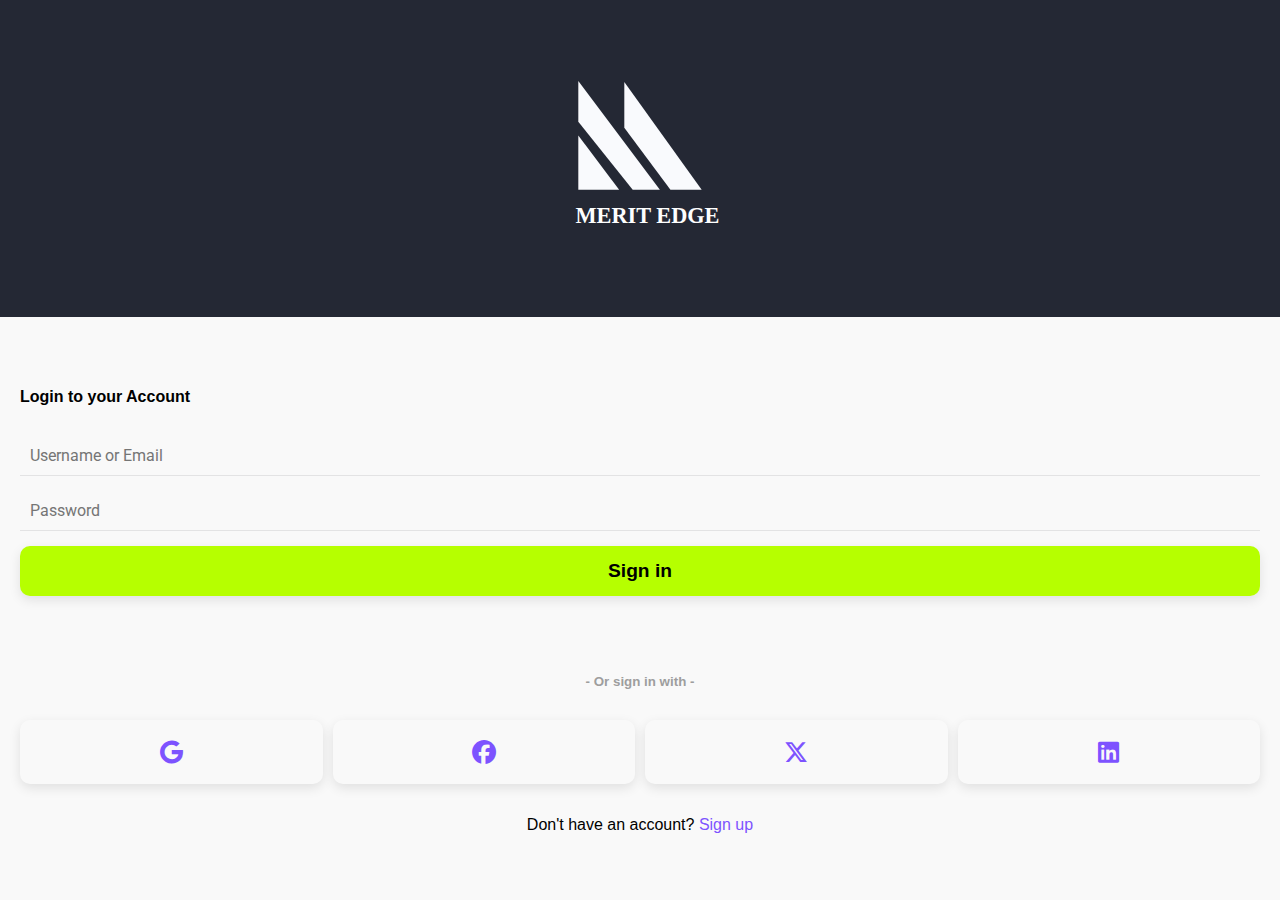
<file: index.html>
<!DOCTYPE html>
<html lang="en">
<head>
    <meta charset="UTF-8">
    <meta name="viewport" content="width=device-width, initial-scale=1.0">
    <title>Start Here!</title>
    <link rel="stylesheet" href="css/index.css">
    <link href="https://fonts.googleapis.com/css2?family=Roboto:wght@400;700&display=swap" rel="stylesheet">
    <link rel="stylesheet" href="https://cdnjs.cloudflare.com/ajax/libs/font-awesome/6.6.0/css/all.min.css">


</head>
<body>

   <div class="container"> <!-- main container> -->

    <div class="left">      <!-- left part of the main container> -->
       <img src="images/logo/logo 2-02.svg" alt="Merit edge Logo">
    </div>

    <div class="right">     <!-- right part of the main container> -->
      

        <!-- form begin here -->
        <form action="">
            <div class="box box1">
                <h4>Login to your Account </h4> 
                <input type="text" name="email" id="email"      placeholder="Username or Email" required>
                
                <input type="password" name="password"      id="password" placeholder="Password" required>

                <button>Sign in</button>
            </div>
        </form>
    
    <div class="box box5">
        <div class="box box4">
        <h6>- Or sign in with -</h6>
    </div>
     
        <div class="socialIcons">
        <i class="fa-brands fa-google"></i>
        <i class="fa-brands fa-facebook"></i>
        <i class="fa-brands fa-x-twitter"></i>
        <i class="fa-brands fa-linkedin"></i>
        </div>
        <p>Don't have an account? <a href="/">Sign up</a></p>
    </div>
    </div>
   </div>  
</body>
</html>
</file>
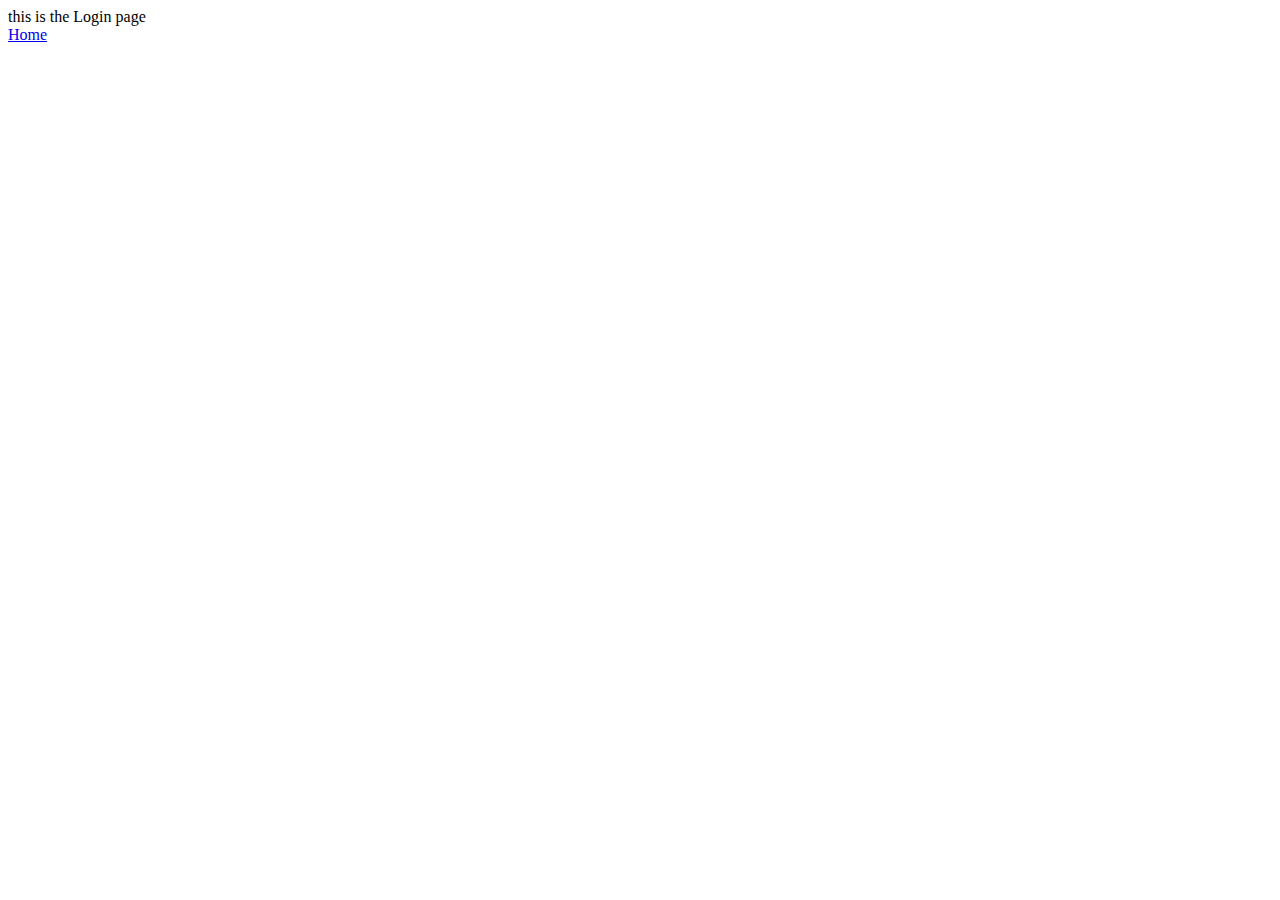
<file: pages/login.html>
<!DOCTYPE html>
<html lang="en">
<head>
    <meta charset="UTF-8">
    <meta name="viewport" content="width=device-width, initial-scale=1.0">
    <title>Document</title>
</head>
<body>
    this is the Login page
    <br>
    <a href="../index.html">Home</a>
</body>
</html>
</file>
<file: css/index.css>
:root {
   
       /* Light Theme Colors & Fonts */
    --lightBg: #f9f9f9;               /* page background */
    --lightCardBg: #ffffff;           /* card / panel background */
    --lightBorderColor: #e0e0e0;      /* borders and dividers */
    
    /* Font Sizes */
    --headerText1: 2em;               /* main headings */
    --headerText2: 1.5em;             /* subheadings */
    --headerText3: 0.5em;             /* small headers */
    --bodyText1: 0.35em;              /* main body text */
    --bodyText2: 0.25em;              /* secondary text */
    
    /* Fonts */
    --headFont1: 'Roboto Mono', monospace;   /* main heading font */
    --headFont2: 'Rajdhani', sans-serif;     /* secondary heading font */
    --bodyFont1: 'Inter', sans-serif;        /* main body font */
    --bodyFont2: 'Roboto', sans-serif;       /* secondary body font */
    --bodyFont3: 'Orbitron', sans-serif;     /* accent / futuristic font */
    
    /* Brand Colors */
    --darkBrandColor: #242834;       /* primary dark color */
    --greenBrandColor: #B6FF00;      /* primary accent */
    --purpleBrandColor: #7D53FF;     /* secondary accent */
    --accentYellow: #FFD60A;         /* optional highlight */
    --accentRed: #FF4D4D;            /* errors or alerts */
    --neutralGray: #9E9E9E;          /* secondary text / disabled items */
    --neutralLight: #F5F5F5;         /* light elements, cards, tables */
    
    /* UI Elements */
    --buttonRadius: 8px;              /* border radius for buttons */
    --cardRadius: 12px;               /* border radius for cards / panels */
    --shadowLight: 0 4px 12px rgba(0,0,0,0.1); /* light shadow for cards */
    --shadowDark: 0 4px 12px rgba(0,0,0,0.4);  /* darker shadow if needed */
}


   /* Dark Theme Overrides */

[data-theme="dark"] {
    --bg-color: #1e1e1e;             /* page background */
    --card-bg: #2A2C3D;              /* card / panel background */
    --border-color: #3a3a3a;         /* borders and dividers */
    --text-color: #f2ebeb;           /* main text */
    --secondary-text: #b0b0b0;       /* secondary text */
    --shadow: 0 4px 12px rgba(0,0,0,0.6); /* shadow for cards / panels */
    

}

*{
    margin: 0;
    padding: 0;
    box-sizing: border-box;
}
body{
    width: 100vw;
    height: 100vh;
    background-color: var(--lightBg);
    /* display: flex; */
}
.container{
    height: 100%;
    display: grid;
    /* grid-template-rows: auto auto; */
    
}
.right{
    width: 100%; 
    height: auto;
    display: grid;
    grid-template-rows: 60% 30%;
    /* justify-items: center; */
    align-items: center;
}
input{
    width: 100%;
    height: 30%;
    padding: 10px;
    border: none;
    margin-bottom: 15px;
    font-family: var(--bodyFont2);
    font-size: medium;
    background: none;
    border-bottom: 1px solid #2428341a;

}

input:focus{
    outline: none;
    outline-color: var(--purpleBrandColor);
}

button{
    width: 100%;
    height: 50px;
    border: none;
    font-family: var(--bodyFont1);
    font-size: 1.2em;
    font-weight: 600;
    box-shadow: var(--shadowLight) ;
    background-color: var(--greenBrandColor);
    border-radius: 10px;
    transition: 0.3s ease;
    /* margin-bottom: 5px; */
}

button:active{
    background-color: var(--purpleBrandColor);
}

form{
    display: flex;
    flex-direction: column;
    gap: 5px;
    /* align-items: flex-end; */
    justify-content:center;
    padding: 20px;
    height: auto;
    /* margin-top: 100px; */
}
.box.box-1{
    height: 100%;
    display: flex;
    flex-direction: column;
    width: 100%;
    
}
.box1 h4{
    margin-bottom: 30px;
    font-family: var(--headFont2);
    /* font-size: var(--headerText3); */
}
.socialIcons{
    display: flex;
    flex-wrap: nowrap;
    gap: 10px;
    
}
.fa-brands{
    flex: 1;
    /* background-color: var(--card-bg); */
    max-width: 100%;
    text-align: center;
    align-self: center;
    padding: 20px;
    font-size: 1.5em;
    color: var(--purpleBrandColor);
    box-shadow: var(--shadowLight);
    border-radius: 10px;
    transition: 0.3s ease-in-out;
}
.fa-brands:hover{
    background-color: #b7ff0040;
    transform: scale(1.1);
    
}
.box4 h6 {
    text-align: center;
  font-size: 0.9em;
  line-height: 1;
  color: var(--neutralGray);
  /* padding-top: 10px; */
  font-size: smaller;
  font-family: var(--headFont2);
  
}
.left{
    display: flex;
    background-color: var(--darkBrandColor);
    justify-content: center;
    align-items: center;
    /* padding-bottom: 20px; */
}
.left img{
    display: block;
    width: 13em;
    max-width: 100%;
    height: auto;
    object-fit: contain;
}
.box5{
    display: flex;
    flex-direction: column;
    /* align-items: center; */
    /* justify-content: flex-start; */
    gap: 2em;
    padding: 20px;
}
.box5 p{
    text-align: center;
    font-family: var(--bodyFont1);
    font-size: ;
}
.box5 p a{
    text-decoration: none;
    color: var(--purpleBrandColor);
    
}
</file>
